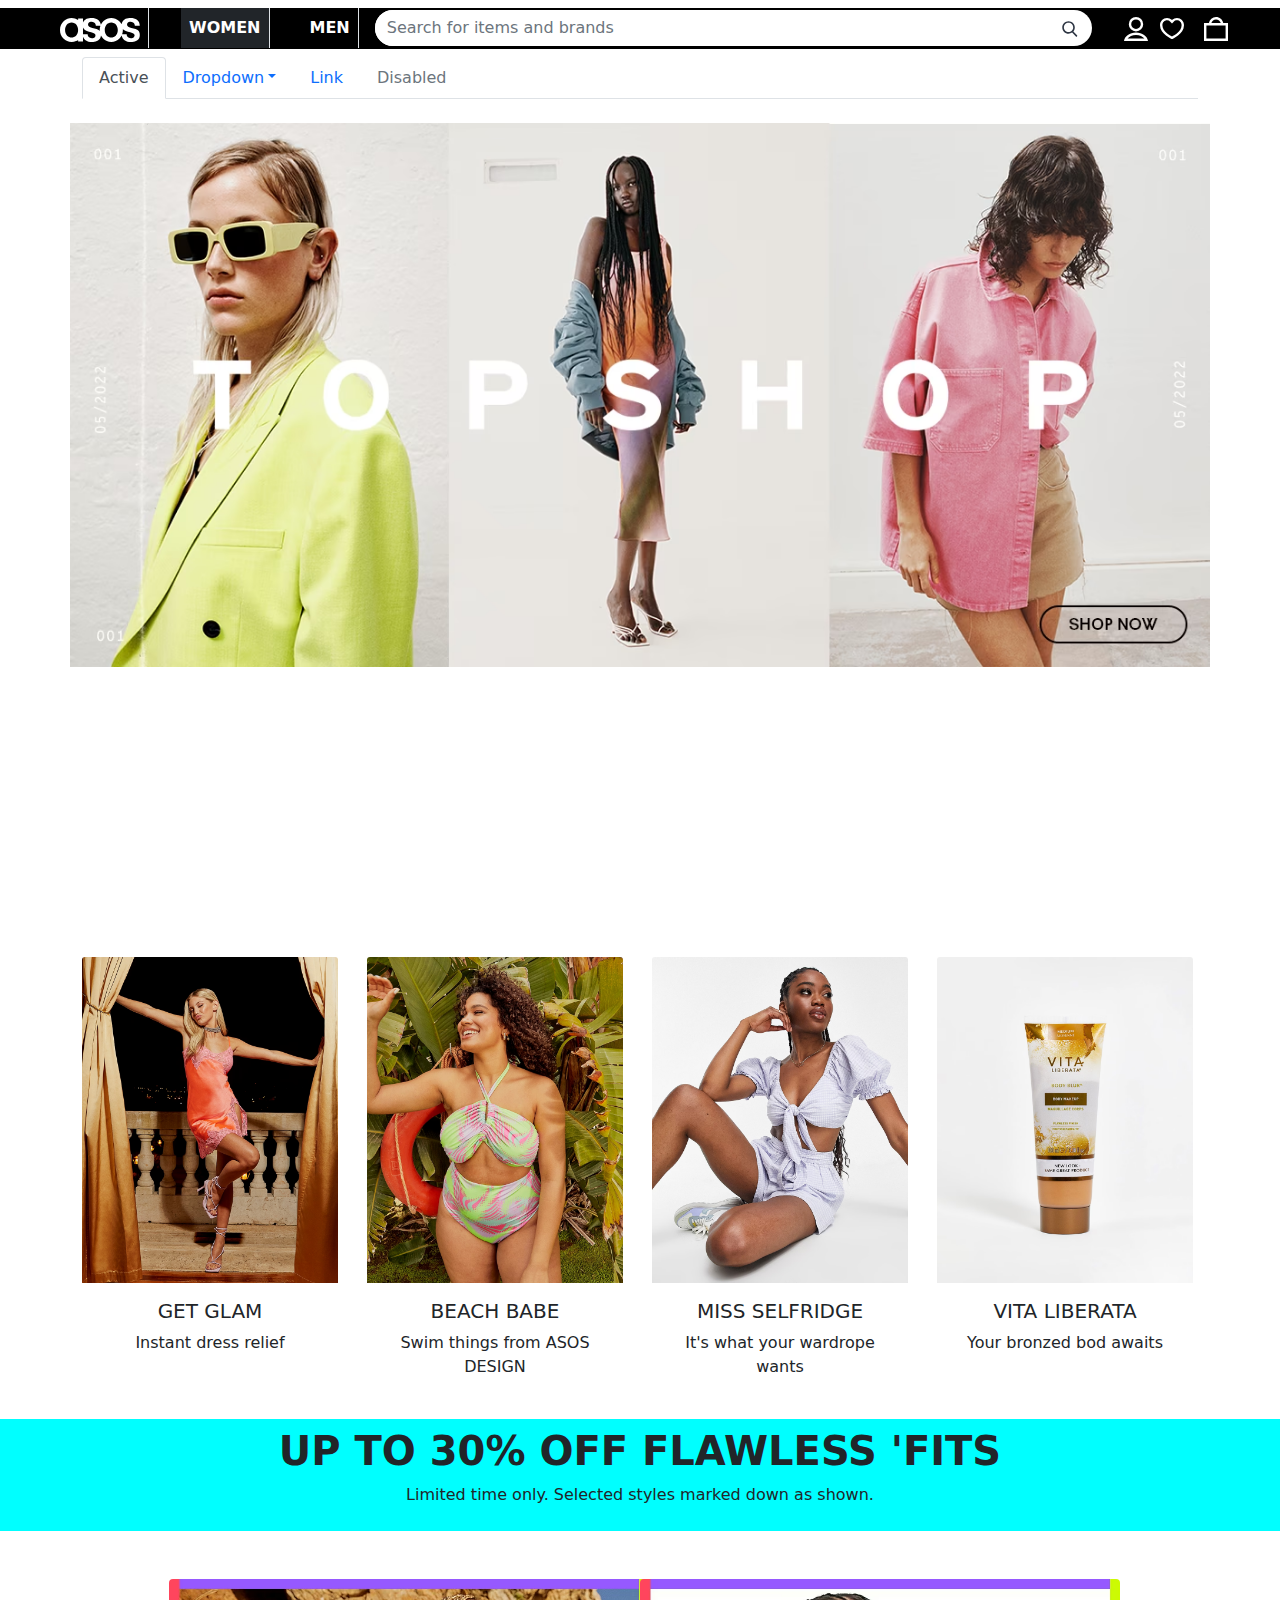
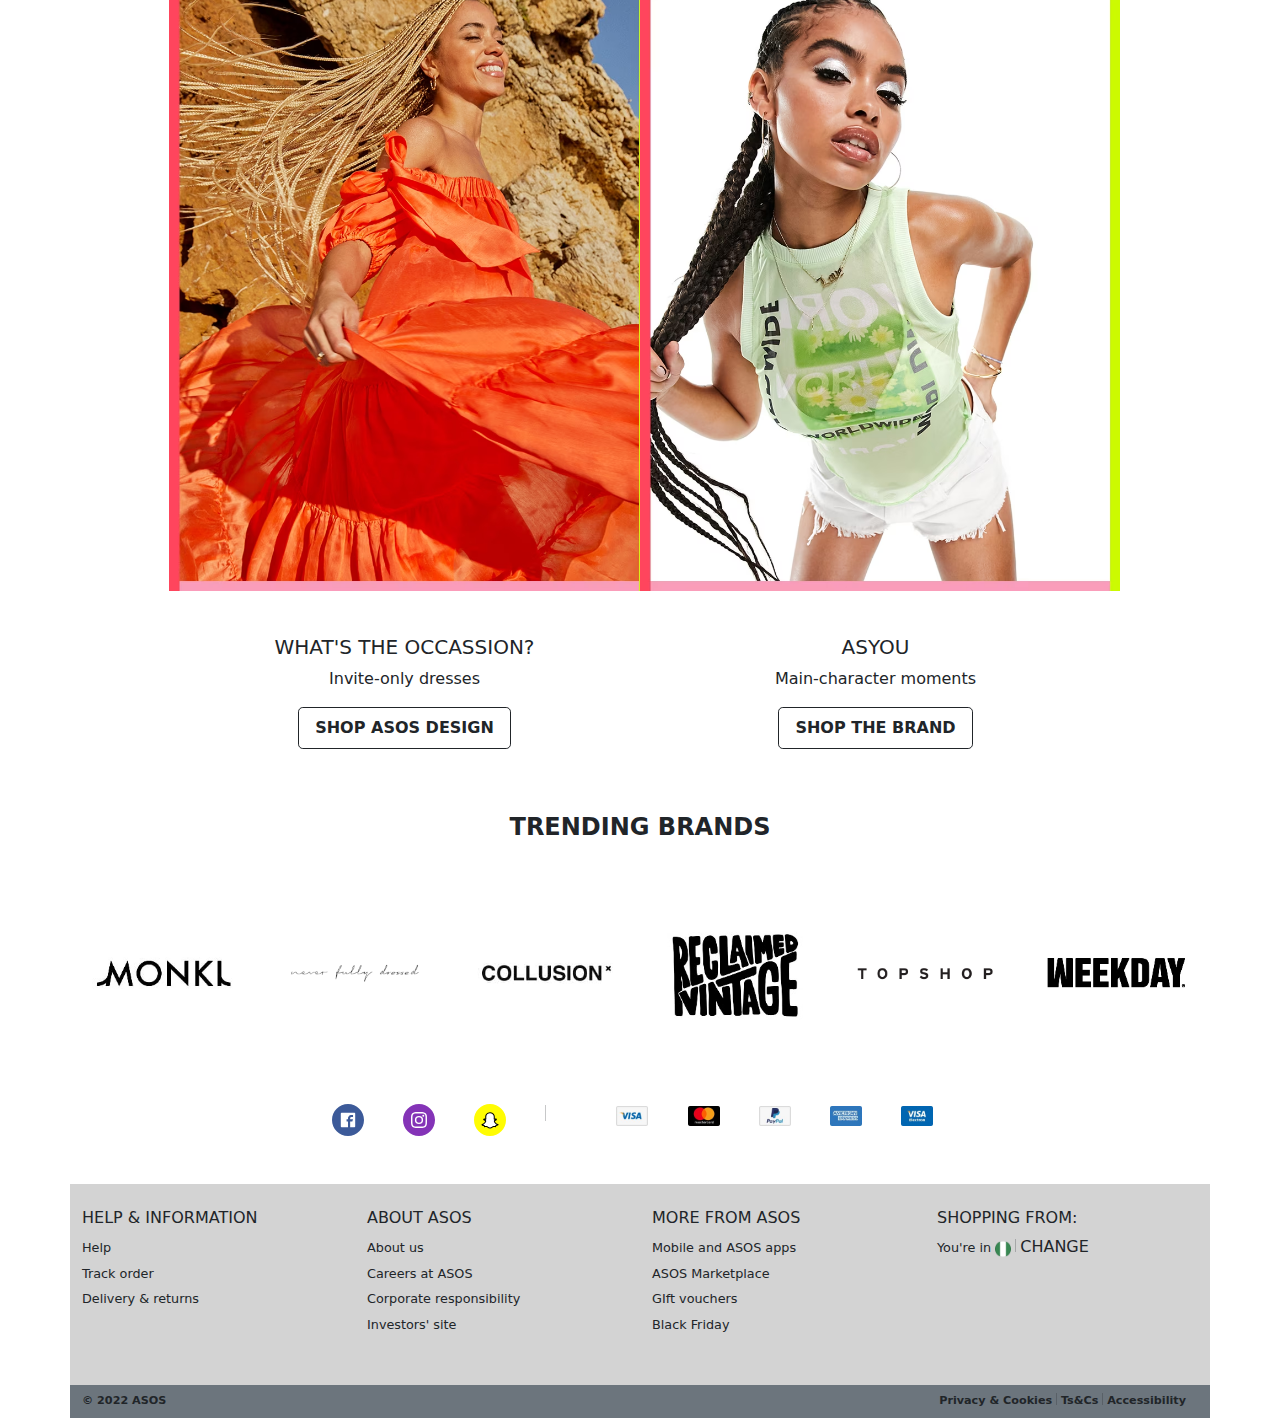
<file: index.html>
<!DOCTYPE html>
<html lang="en">

<head>
  <meta charset="UTF-8">
  <meta http-equiv="X-UA-Compatible" content="IE=edge">
  <meta name="viewport" content="width=device-width, initial-scale=1.0">
  <title>Document</title>
  <link rel="stylesheet" href="css/main.css">
  <link rel="stylesheet" href="./css/bootstrap.min.css">
</head>

<body>
  <nav class="navbar navbar-expand-lg lh-7">
    <div class="container-fluid bg-black">
      <a class="navbar-brand text-light border-end  ms-5 pe-2" href="#"><img src="./image/ASOS logo.svg" alt=""></a>
      <button class="navbar-toggler" type="button" data-bs-toggle="collapse" data-bs-target="#navbarSupportedContent"
        aria-controls="navbarSupportedContent" aria-expanded="false" aria-label="Toggle navigation">
        <span class="navbar-toggler-icon"></span>
      </button>
      <div class="collapse navbar-collapse" id="navbarSupportedContent">
        <ul class="navbar-nav mb-0 mb-lg-0">
          <li class="nav-item bg-dark ms-3 me-3">
            <a class="nav-link active fs-6 fw-bolder text-uppercase text-white border-end " aria-current="page"
              href="#">Women</a>
          </li>
          <li class="nav-item ms-3">
            <a class="nav-link active fw-bolder text-uppercase text-white fs-6 border-end" href="#">Men</a>
          </li>
        </ul>
        <form class="w-75 p-0 ps-3 d-block mx-auto" role="search">
          <div class="d-inline-flex w-100 rounded-pill bg-white h-20"><input
              class="form-control border-0 rounded-pill text-secondary shadow-none" type="search"
              placeholder="Search for items and brands" aria-label="Search"><img src="./image/Search Icon.svg"
              alt="search navbar-toggler-icon" class="" style="width: 30px"></div>
        </form>

        <ul class="navbar-nav mb-1 mb-lg-0">
          <li class="nav-item w-25">
            <a class="nav-link active text-white" aria-current="page" href="#"><img src="./image/profile.svg"
                class=" ps-3 ms-2 img-width" alt="" /></a>
          </li>
          <li class="nav-item w-25">
            <a class="nav-link active text-white" aria-current="page" href="#"><img src="./image/favorite.svg"
                class="ps-3 img-width" alt=""></a>
          </li>
          <li class="nav-item w-25">
            <a class="nav-link active text-white" aria-current="page" href="#"><img src="./image/cart.svg"
                class="ps-3 img-width" alt=""></a>
          </li>
        </ul>
      </div>
    </div>
  </nav>
  <div class="container">
    <ul class="nav nav-tabs">
      <li class="nav-item">
        <a class="nav-link active" aria-current="page" href="#">Active</a>
      </li>
      <li class="nav-item dropdown">
        <a class="nav-link dropdown-toggle" data-bs-toggle="dropdown" href="#" role="button" aria-expanded="false">Dropdown</a>
        <ul class="dropdown-menu">
          <li><a class="dropdown-item" href="#">Action</a></li>
          <li><a class="dropdown-item" href="#">Another action</a></li>
          <li><a class="dropdown-item" href="#">Something else here</a></li>
          <li><hr class="dropdown-divider"></li>
          <li><a class="dropdown-item" href="#">Separated link</a></li>
        </ul>
      </li>
      <li class="nav-item">
        <a class="nav-link" href="#">Link</a>
      </li>
      <li class="nav-item">
        <a class="nav-link disabled">Disabled</a>
      </li>
    </ul>
  </div>

  
  <!-- ends -->

  <div class="container section2 mt-4 mb-4">

  </div>

  <div class="container mb-4">
    <div class="row gap-0">
      <div class="col-3">
        <div class="card border-0" style="width: 16rem;">
          <img src="image/get-glam.avif" class="card-img-top img-fluid" alt="...">
          <div class="card-body text-center">
            <h5 class="card-title text-uppercase">Get Glam</h5>
            <p class="card-text">Instant dress relief</p>
          </div>
        </div>
      </div>

      <div class="col-3">
        <div class="card border-0" style="width: 16rem;">
          <img src="image/beach-babe.avif" class="card-img-top img-fluid" alt="...">
          <div class="card-body text-center">
            <h5 class="card-title text-uppercase">beach babe</h5>
            <p class="card-text">Swim things from ASOS DESIGN</p>
          </div>
        </div>
      </div>

      <div class="col-3">
        <div class="card border-0" style="width: 16rem;">
          <img src="image/miss-self.avif" class="card-img-top img-fluid" alt="...">
          <div class="card-body text-center">
            <h5 class="card-title text-uppercase">Miss selfridge</h5>
            <p class="card-text">It's what your wardrope wants</p>
          </div>
        </div>
      </div>

      <div class="col-3">
        <div class="card border-0" style="width: 16rem;">
          <img src="image/vita.avif" class="card-img-top img-fluid" alt="...">
          <div class="card-body text-center">
            <h5 class="card-title text-uppercase">Vita Liberata</h5>
            <p class="card-text">Your bronzed bod awaits</p>
          </div>
        </div>
      </div>

    </div>
  </div>

  <div class="container-fluid bg-aqua text-center pb-2 mb-3 pt-2">
    <h1 class="fw-bolder">UP TO 30% OFF FLAWLESS 'FITS</h1>
    <p>Limited time only. Selected styles marked down as shown.</p>
  </div>

  <div class="container-fluid overflow-hidden mt-5 mb-5">
    <div class="row w-75 gx-0 mx-auto">
      <div class="col-6">
        <div class="border-0 card" style="width: 30rem; background-image: url(./image/banner2.avif); height: 40rem; background-size: contain; background-repeat: no-repeat;">
        </div>
        <div class="card-body text-center">
          <h5 class="card-title text-uppercase">what's the occassion?</h5>
          <p class="card-text">Invite-only dresses</p>
          <a href="#" class="btn btn-outline-dark btn-lg fw-bolder fs-6">SHOP ASOS DESIGN</a>
        </div>
      </div>

      <div class="col-6">
        <div class="border-0 card" style="width: 30rem; background-image: url(./image/banner3.avif); height: 40rem; background-size: contain; background-repeat: no-repeat;">
        </div>
        <div class="card-body text-center">
          <h5 class="card-title text-uppercase">asyou</h5>
          <p class="card-text">Main-character moments</p>
          <a href="#" class="btn btn-outline-dark btn-lg fw-bolder fs-6">SHOP THE BRAND</a>
        </div>
        </background-image:>
      </div>
    </div>
  </div>

<h2 class="text-center fw-bolder fs-4 mb-5">TRENDING BRANDS</h2>


<div class="container mb-5">

  <div class="row">
    <div class="col"><img src="image/img17.jpg" class="img-fluid" alt=""></div>
    <div class="col"><img src="image/img18.png" class="img-fluid" alt=""></div>
    <div class="col"><img src="image/img19.jpg" class="img-fluid" alt=""></div>
    <div class="col"><img src="image/img20.jpg" class="img-fluid" alt=""></div>
    <div class="col"><img src="image/img21.png" class="img-fluid" alt=""></div>
    <div class="col"><img src="image/img22.png" class="img-fluid" alt=""></div>
  </div>

</div>

<div class="container social w-50 mb-5">

<div class="row">

  <div class="col"><img src="image/img23.svg" class="img-fluid" alt=""></div>
  <div class="col"><img src="image/img24.svg" class="img-fluid" alt=""></div>
  <div class="col"><img src="image/img25.svg" class="img-fluid" alt=""></div>
  <div class="col"><div class="vr"></div></div>
  <div class="col"><img src="image/img26.jfif" class="img-fluid" alt=""></div>
  <div class="col"><img src="image/img27.jfif" class="img-fluid" alt=""></div>
  <div class="col"><img src="image/img28.jfif" class="img-fluid" alt=""></div>
  <div class="col"><img src="image/img29.jfif" class="img-fluid" alt=""></div>
  <div class="col"><img src="image/img30.jfif" class="img-fluid" alt=""></div>

</div>

</div>

<div class="container bg-ash pt-4 pb-5">
  <div class="row">
    <div class="col">
      <ul class="navbar-nav">
        <h6>HELP & INFORMATION</h6>
        <li class="nav-ite">Help</li>
        <li>Track order</li>
        <li>Delivery & returns</li>
      </ul>
    </div>
    <div class="col">
      <ul class="navbar-nav">
        <h6>ABOUT ASOS</h6>
        <li>About us</li>
        <li>Careers at ASOS</li>
        <li>Corporate responsibility</li>
        <li>Investors' site</li>
      </ul>
    </div>
    <div class="col">
      <ul class="navbar-nav">
        <h6>MORE FROM ASOS</h6>
        <li>Mobile and ASOS apps</li>
        <li>ASOS Marketplace</li>
        <li>GIft vouchers</li>
        <li>Black Friday</li>
      </ul>
    </div>
    <div class="col">
      <ul class="navbar-nav">
        <h6>SHOPPING FROM:</h6>
        <li class="nga">You're in <span class="pe-1"><img src="image/img05.png" alt=""></span><div class="d-inline-flex"><div class="vr"></div></div><h6 class="d-inline-flex ps-1"> CHANGE</h6></li>
      </ul>
    </div>
  </div>
</div>

<div class="container footer bg-secondary pt-2 pb-2 pe-4 fw-bold">
  <div class="row">
    <div class="col">&copy; 2022 ASOS</div>
    <div class="col text-end"> Privacy & Cookies <div class="vr"></div> Ts&Cs <div class="vr"></div> Accessibility</div>
  </div>
</div>

  <script src="./js/bootstrap.min.js"></script>
</body>

</html>
</file>
<file: css/main.css>
.img-width {
  width: 2.5rem;
  /* margin: 0 2rem; */
}
.section2 {
  background-image: url(../image/banner1.avif);
  height: 90vh;
  background-size: contain;
  background-repeat: no-repeat;
}
.bg-aqua{
    background-color: aqua;
}
.social .row .col img{
    width: 2rem;
}
.nga span img{
    width: 1rem;
}
.bg-ash{
    background-color: lightgrey;
}
.bg-ash li{
    font-size: .8rem;
    line-height: 2;
}
.footer{
    font-size: .7rem;
}
.dropdown:hover .dropdown-menu {
    display: block;
    margin-top: 0; 
 }
</file>
